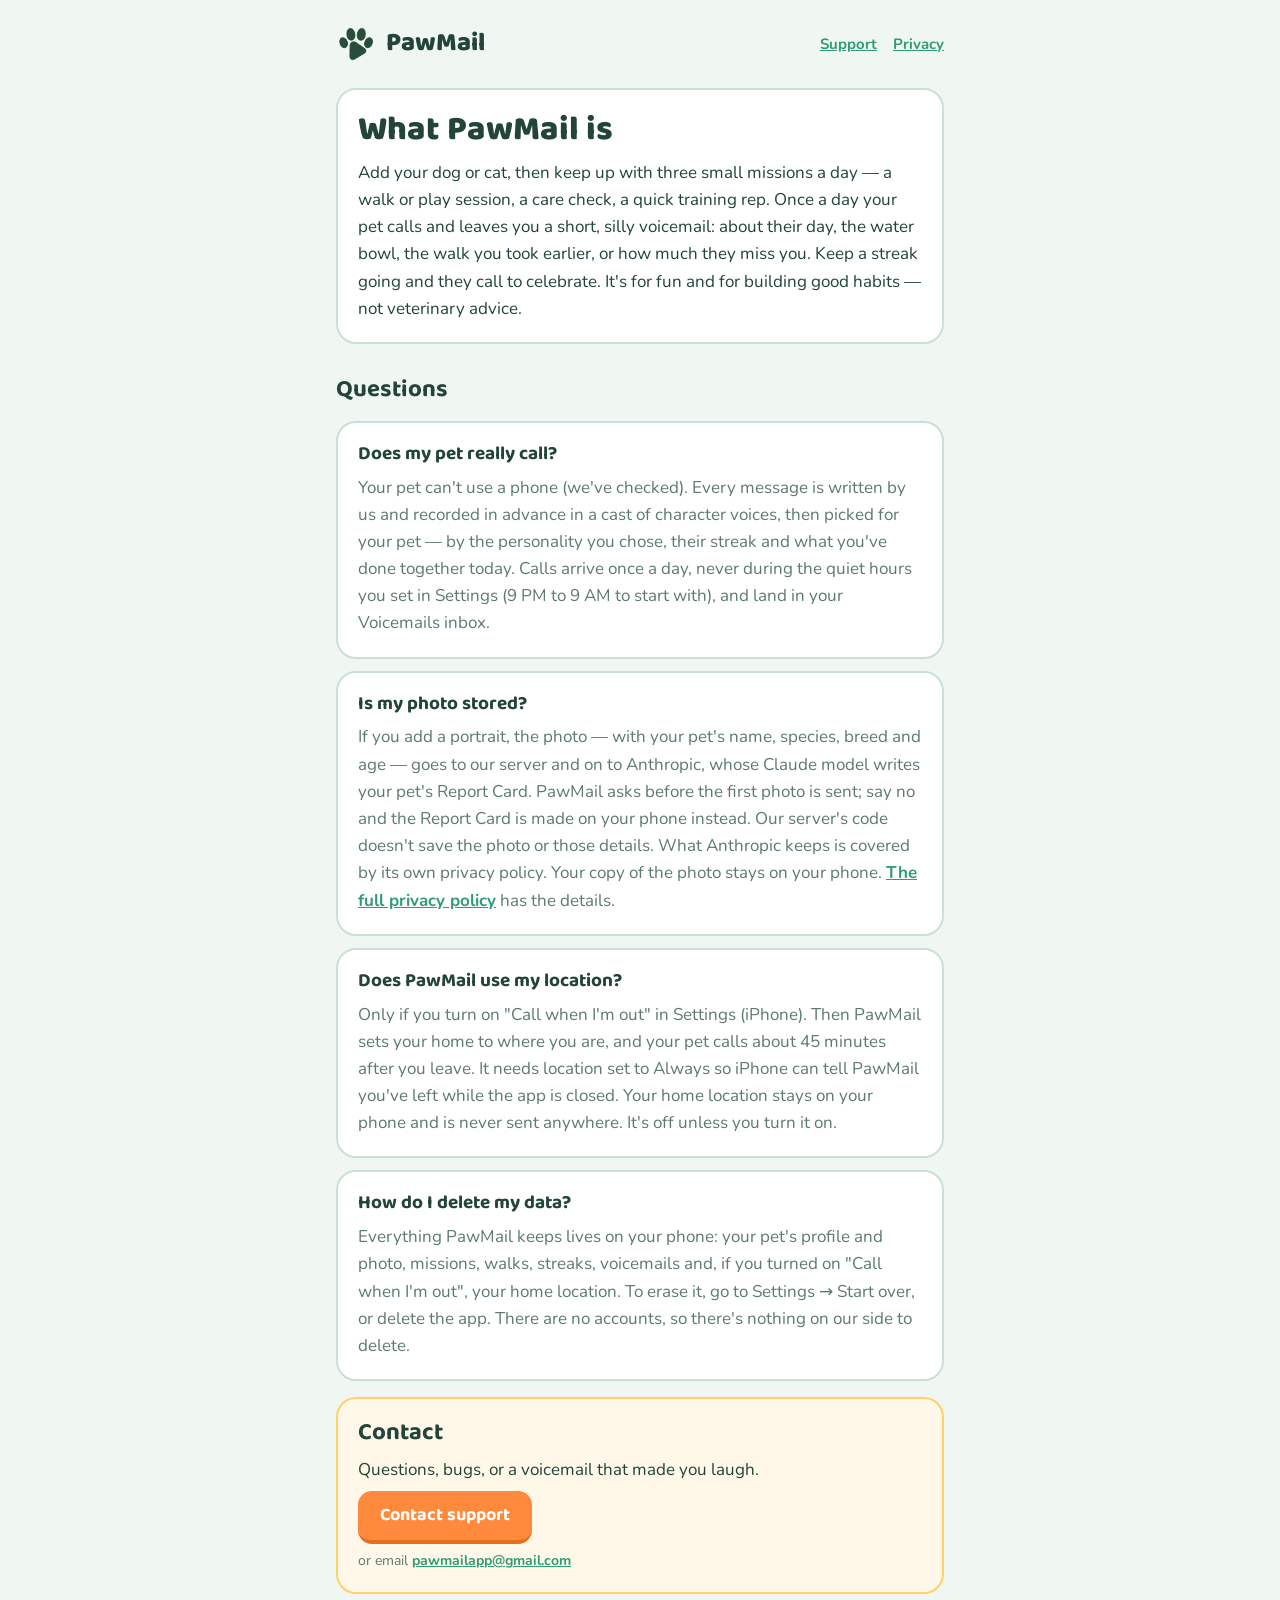
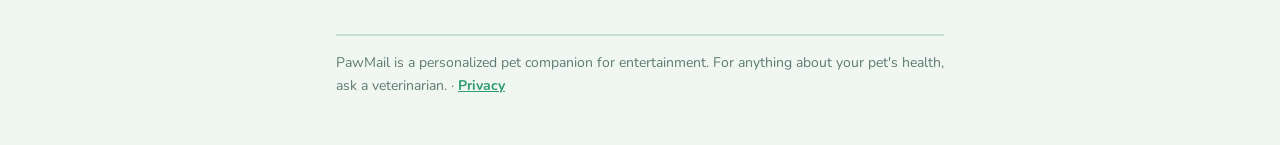
<file: index.html>
<!doctype html>
<html lang="en">
<head>
  <meta charset="utf-8">
  <meta name="viewport" content="width=device-width, initial-scale=1">
  <title>PawMail — Support</title>
  <meta name="description" content="PawMail support: what the app is, how the daily voicemails work, and how your data is handled.">
  <link rel="icon" href="mark.png">
  <link rel="preconnect" href="https://fonts.googleapis.com">
  <link rel="preconnect" href="https://fonts.gstatic.com" crossorigin>
  <link href="https://fonts.googleapis.com/css2?family=Baloo+2:wght@700;800&family=Nunito:wght@400;700&display=swap" rel="stylesheet">
  <link rel="stylesheet" href="style.css">
</head>
<body>
  <main>
    <nav aria-label="Site">
      <a class="brand" href="index.html"><img src="mark.png" alt="">PawMail</a>
      <div class="links">
        <a href="index.html" aria-current="page">Support</a>
        <a href="privacy.html">Privacy</a>
      </div>
    </nav>

    <section class="card">
      <h1>What PawMail is</h1>
      <p>
        Add your dog or cat, then keep up with three small missions a day — a walk or play session,
        a care check, a quick training rep. Once a day your pet calls and leaves you a short, silly
        voicemail: about their day, the water bowl, the walk you took earlier, or how much they miss
        you. Keep a streak going and they call to celebrate. It's for fun and for building good
        habits — not veterinary advice.
      </p>
    </section>

    <section class="faq" aria-labelledby="faq">
      <h2 id="faq">Questions</h2>

      <div class="card">
        <h3>Does my pet really call?</h3>
        <p>
          Your pet can't use a phone (we've checked). Every message is written by us and recorded in
          advance in a cast of character voices, then picked for your pet — by the personality you
          chose, their streak and what you've done together today. Calls arrive once a day, never during
          the quiet hours you set in Settings (9 PM to 9 AM to start with), and land in your Voicemails inbox.
        </p>
      </div>

      <div class="card">
        <h3>Is my photo stored?</h3>
        <p>
          If you add a portrait, the photo — with your pet's name, species, breed and age — goes to
          our server and on to Anthropic, whose Claude model writes your pet's Report Card. PawMail
          asks before the first photo is sent; say no and the Report Card is made on your phone
          instead. Our server's code doesn't save the photo or those details. What Anthropic keeps is
          covered by its own privacy policy. Your copy of the photo stays on your phone.
          <a href="privacy.html">The full privacy policy</a> has the details.
        </p>
      </div>

      <div class="card">
        <h3>Does PawMail use my location?</h3>
        <p>
          Only if you turn on "Call when I'm out" in Settings (iPhone). Then PawMail sets your home to
          where you are, and your pet calls about 45 minutes after you leave. It needs location set to
          Always so iPhone can tell PawMail you've left while the app is closed. Your home location stays
          on your phone and is never sent anywhere. It's off unless you turn it on.
        </p>
      </div>

      <div class="card">
        <h3>How do I delete my data?</h3>
        <p>
          Everything PawMail keeps lives on your phone: your pet's profile and photo, missions,
          walks, streaks, voicemails and, if you turned on "Call when I'm out", your home location. To erase it, go to Settings → Start over, or delete the app.
          There are no accounts, so there's nothing on our side to delete.
        </p>
      </div>
    </section>

    <section class="card contact" aria-labelledby="contact">
      <h2 id="contact" style="margin-top:0">Contact</h2>
      <p>Questions, bugs, or a voicemail that made you laugh.</p>
      <p><a class="button" href="https://docs.google.com/forms/d/e/1FAIpQLSeoAYVey_ynM-Vv7q3zIGCcPxEqHhMEvuzPl6EVBY-hi6FI8w/viewform">Contact support</a></p>
      <p class="small">or email <a href="mailto:pawmailapp@gmail.com">pawmailapp@gmail.com</a></p>
    </section>

    <footer>
      PawMail is a personalized pet companion for entertainment. For anything about your pet's
      health, ask a veterinarian. · <a href="privacy.html">Privacy</a>
    </footer>
  </main>
</body>
</html>
</file>
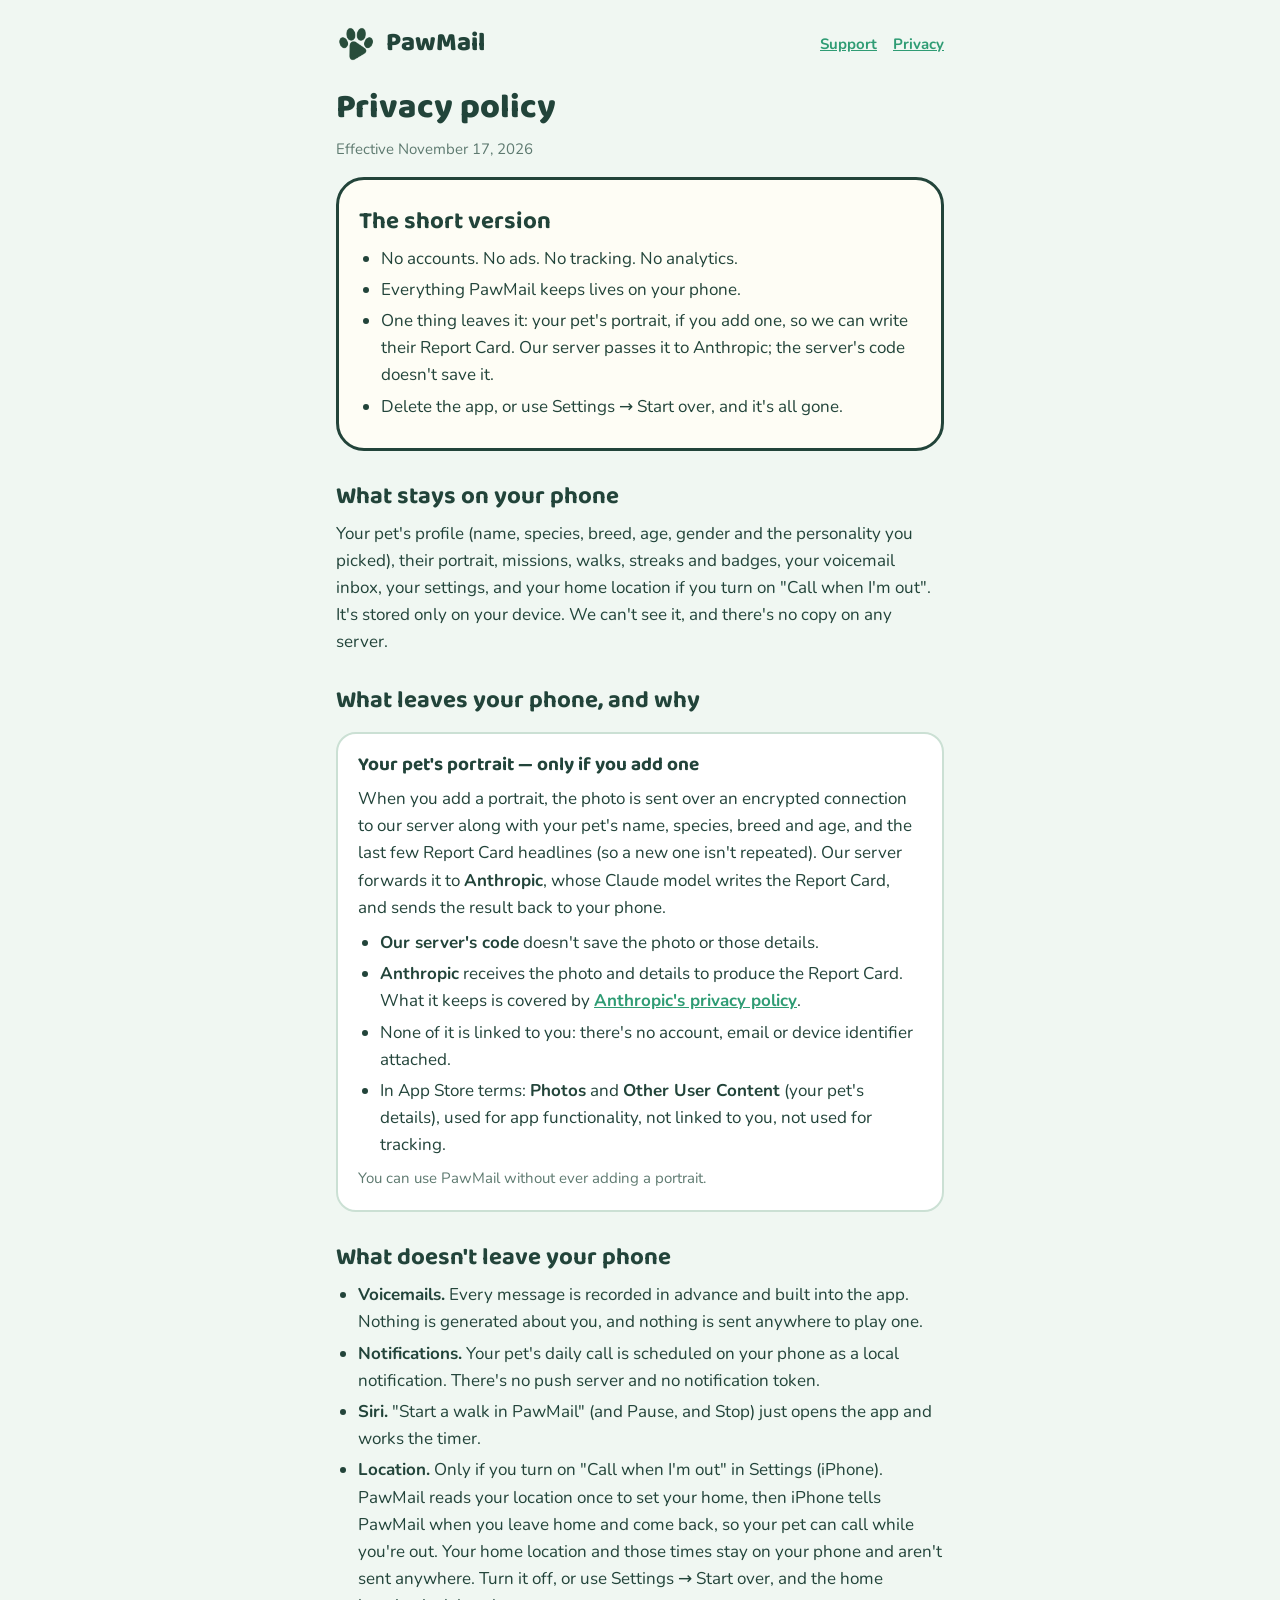
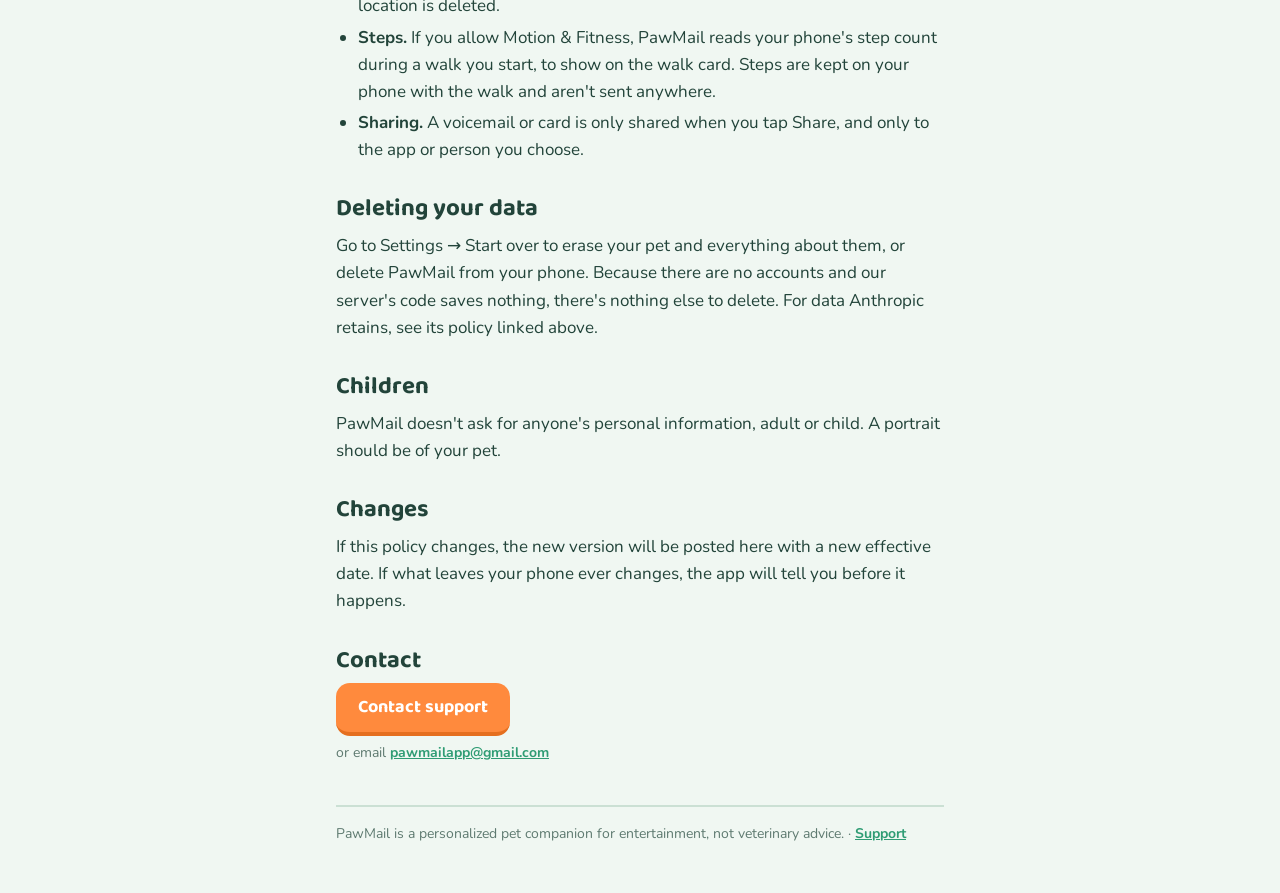
<file: privacy.html>
<!doctype html>
<html lang="en">
<head>
  <meta charset="utf-8">
  <meta name="viewport" content="width=device-width, initial-scale=1">
  <title>PawMail — Privacy</title>
  <meta name="description" content="PawMail's privacy policy in plain language: what stays on your phone, what leaves it, and how to delete it.">
  <link rel="icon" href="mark.png">
  <link rel="preconnect" href="https://fonts.googleapis.com">
  <link rel="preconnect" href="https://fonts.gstatic.com" crossorigin>
  <link href="https://fonts.googleapis.com/css2?family=Baloo+2:wght@700;800&family=Nunito:wght@400;700&display=swap" rel="stylesheet">
  <link rel="stylesheet" href="style.css">
</head>
<body>
  <main>
    <nav aria-label="Site">
      <a class="brand" href="index.html"><img src="mark.png" alt="">PawMail</a>
      <div class="links">
        <a href="index.html">Support</a>
        <a href="privacy.html" aria-current="page">Privacy</a>
      </div>
    </nav>

    <h1>Privacy policy</h1>
    <p class="muted">Effective November 17, 2026</p>

    <section class="card hero" style="text-align:left">
      <h2 style="margin-top:0">The short version</h2>
      <ul>
        <li>No accounts. No ads. No tracking. No analytics.</li>
        <li>Everything PawMail keeps lives on your phone.</li>
        <li>One thing leaves it: your pet's portrait, if you add one, so we can write their Report Card.
          Our server passes it to Anthropic; the server's code doesn't save it.</li>
        <li>Delete the app, or use Settings → Start over, and it's all gone.</li>
      </ul>
    </section>

    <h2>What stays on your phone</h2>
    <p>
      Your pet's profile (name, species, breed, age, gender and the personality you picked), their
      portrait, missions, walks, streaks and badges, your voicemail inbox, your settings, and your home
      location if you turn on "Call when I'm out". It's
      stored only on your device. We can't see it, and there's no copy on any server.
    </p>

    <h2>What leaves your phone, and why</h2>
    <div class="card">
      <h3>Your pet's portrait — only if you add one</h3>
      <p>
        When you add a portrait, the photo is sent over an encrypted connection to our server along
        with your pet's name, species, breed and age, and the last few Report Card headlines (so a new
        one isn't repeated). Our server forwards it to <strong>Anthropic</strong>, whose Claude model
        writes the Report Card, and sends the result back to your phone.
      </p>
      <ul>
        <li><strong>Our server's code</strong> doesn't save the photo or those details.</li>
        <li><strong>Anthropic</strong> receives the photo and details to produce the Report Card. What
          it keeps is covered by <a href="https://www.anthropic.com/legal/privacy">Anthropic's privacy policy</a>.</li>
        <li>None of it is linked to you: there's no account, email or device identifier attached.</li>
        <li>In App Store terms: <strong>Photos</strong> and <strong>Other User Content</strong> (your pet's
          details), used for app functionality, not linked to you, not used for tracking.</li>
      </ul>
      <p class="muted">You can use PawMail without ever adding a portrait.</p>
    </div>

    <h2>What doesn't leave your phone</h2>
    <ul>
      <li><strong>Voicemails.</strong> Every message is recorded in advance and built into the app. Nothing
        is generated about you, and nothing is sent anywhere to play one.</li>
      <li><strong>Notifications.</strong> Your pet's daily call is scheduled on your phone as a local
        notification. There's no push server and no notification token.</li>
      <li><strong>Siri.</strong> "Start a walk in PawMail" (and Pause, and Stop) just opens the app and works the timer.</li>
      <li><strong>Location.</strong> Only if you turn on "Call when I'm out" in Settings (iPhone). PawMail
        reads your location once to set your home, then iPhone tells PawMail when you leave home and come
        back, so your pet can call while you're out. Your home location and those times stay on your phone
        and aren't sent anywhere. Turn it off, or use Settings → Start over, and the home location is deleted.</li>
      <li><strong>Steps.</strong> If you allow Motion &amp; Fitness, PawMail reads your phone's step count during a walk you
        start, to show on the walk card. Steps are kept on your phone with the walk and aren't sent anywhere.</li>
      <li><strong>Sharing.</strong> A voicemail or card is only shared when you tap Share, and only to the
        app or person you choose.</li>
    </ul>

    <h2>Deleting your data</h2>
    <p>
      Go to Settings → Start over to erase your pet and everything about them, or delete PawMail from
      your phone. Because there are no accounts and our server's code saves nothing, there's nothing else to
      delete. For data Anthropic retains, see its policy linked above.
    </p>

    <h2>Children</h2>
    <p>
      PawMail doesn't ask for anyone's personal information, adult or child. A portrait should be of
      your pet.
    </p>

    <h2>Changes</h2>
    <p>
      If this policy changes, the new version will be posted here with a new effective date. If what
      leaves your phone ever changes, the app will tell you before it happens.
    </p>

    <h2>Contact</h2>
      <p><a class="button" href="https://docs.google.com/forms/d/e/1FAIpQLSeoAYVey_ynM-Vv7q3zIGCcPxEqHhMEvuzPl6EVBY-hi6FI8w/viewform">Contact support</a></p>
      <p class="small">or email <a href="mailto:pawmailapp@gmail.com">pawmailapp@gmail.com</a></p>

    <footer>
      PawMail is a personalized pet companion for entertainment, not veterinary advice. ·
      <a href="index.html">Support</a>
    </footer>
  </main>
</body>
</html>
</file>
<file: style.css>
/* PawMail support site. Colours are the app's own, from constants/theme.ts. */
:root {
  --bg: #f0f7f2;
  --ink: #22443a;
  --ink-soft: #5e7a70;
  --orange: #ff8a3d;
  --green: #2f9c74;
  --gold: #ffd166;
  --gold-tint: #fff7e8;
  --card: #ffffff;
  --cream: #fefdf5;
  --line: #cbe0d4;
}

* { box-sizing: border-box; }

html { -webkit-text-size-adjust: 100%; }

body {
  margin: 0;
  background: var(--bg);
  color: var(--ink);
  font-family: 'Nunito', system-ui, -apple-system, sans-serif;
  font-size: 17px;
  line-height: 1.6;
}

main {
  max-width: 640px;
  margin: 0 auto;
  padding: 24px 16px 48px;
}

h1, h2, h3, .brand {
  font-family: 'Baloo 2', system-ui, sans-serif;
  line-height: 1.2;
  margin: 0;
}

h1 { font-size: 34px; font-weight: 800; }
h2 { font-size: 24px; font-weight: 700; margin-top: 32px; }
h3 { font-size: 19px; font-weight: 700; }

p { margin: 8px 0 0; }

a { color: var(--green); font-weight: 700; }
a:focus-visible { outline: 3px solid var(--orange); outline-offset: 2px; border-radius: 4px; }

.brand {
  display: flex;
  align-items: center;
  gap: 10px;
  font-size: 26px;
  font-weight: 800;
  text-decoration: none;
  color: var(--ink);
}
.brand img { width: 40px; height: 40px; }

nav {
  display: flex;
  justify-content: space-between;
  align-items: center;
  flex-wrap: wrap;
  gap: 8px 16px;
  margin-bottom: 24px;
}
nav .links { display: flex; gap: 16px; font-size: 15px; }

.card {
  background: var(--card);
  border: 2px solid var(--line);
  border-radius: 20px;
  padding: 20px;
  margin-top: 16px;
}

.hero {
  background: var(--cream);
  border: 3px solid var(--ink);
  border-radius: 28px;
  padding: 28px 20px;
  text-align: center;
}
.hero img { width: 88px; height: 88px; }
.hero .tagline { font-size: 19px; color: var(--ink-soft); margin-top: 4px; }

.contact {
  background: var(--gold-tint);
  border-color: var(--gold);
}

.faq h3 + p { color: var(--ink-soft); }
.faq .card + .card { margin-top: 12px; }

ul { margin: 8px 0 0; padding-left: 22px; }
li + li { margin-top: 4px; }

.muted { color: var(--ink-soft); font-size: 15px; }
.small { color: var(--ink-soft); font-size: 14px; margin-top: 6px; }

/* The "Contact support" button: the app's primary orange, with its 3D lip. */
.button {
  display: inline-block;
  background: var(--orange);
  color: #ffffff;
  font-family: 'Baloo 2', system-ui, sans-serif;
  font-size: 18px;
  font-weight: 700;
  text-decoration: none;
  padding: 10px 22px;
  min-height: 48px;
  border-radius: 14px;
  border-bottom: 4px solid #e56f1f;
}

footer {
  margin-top: 40px;
  padding-top: 16px;
  border-top: 2px solid var(--line);
  font-size: 14px;
  color: var(--ink-soft);
}
</file>
